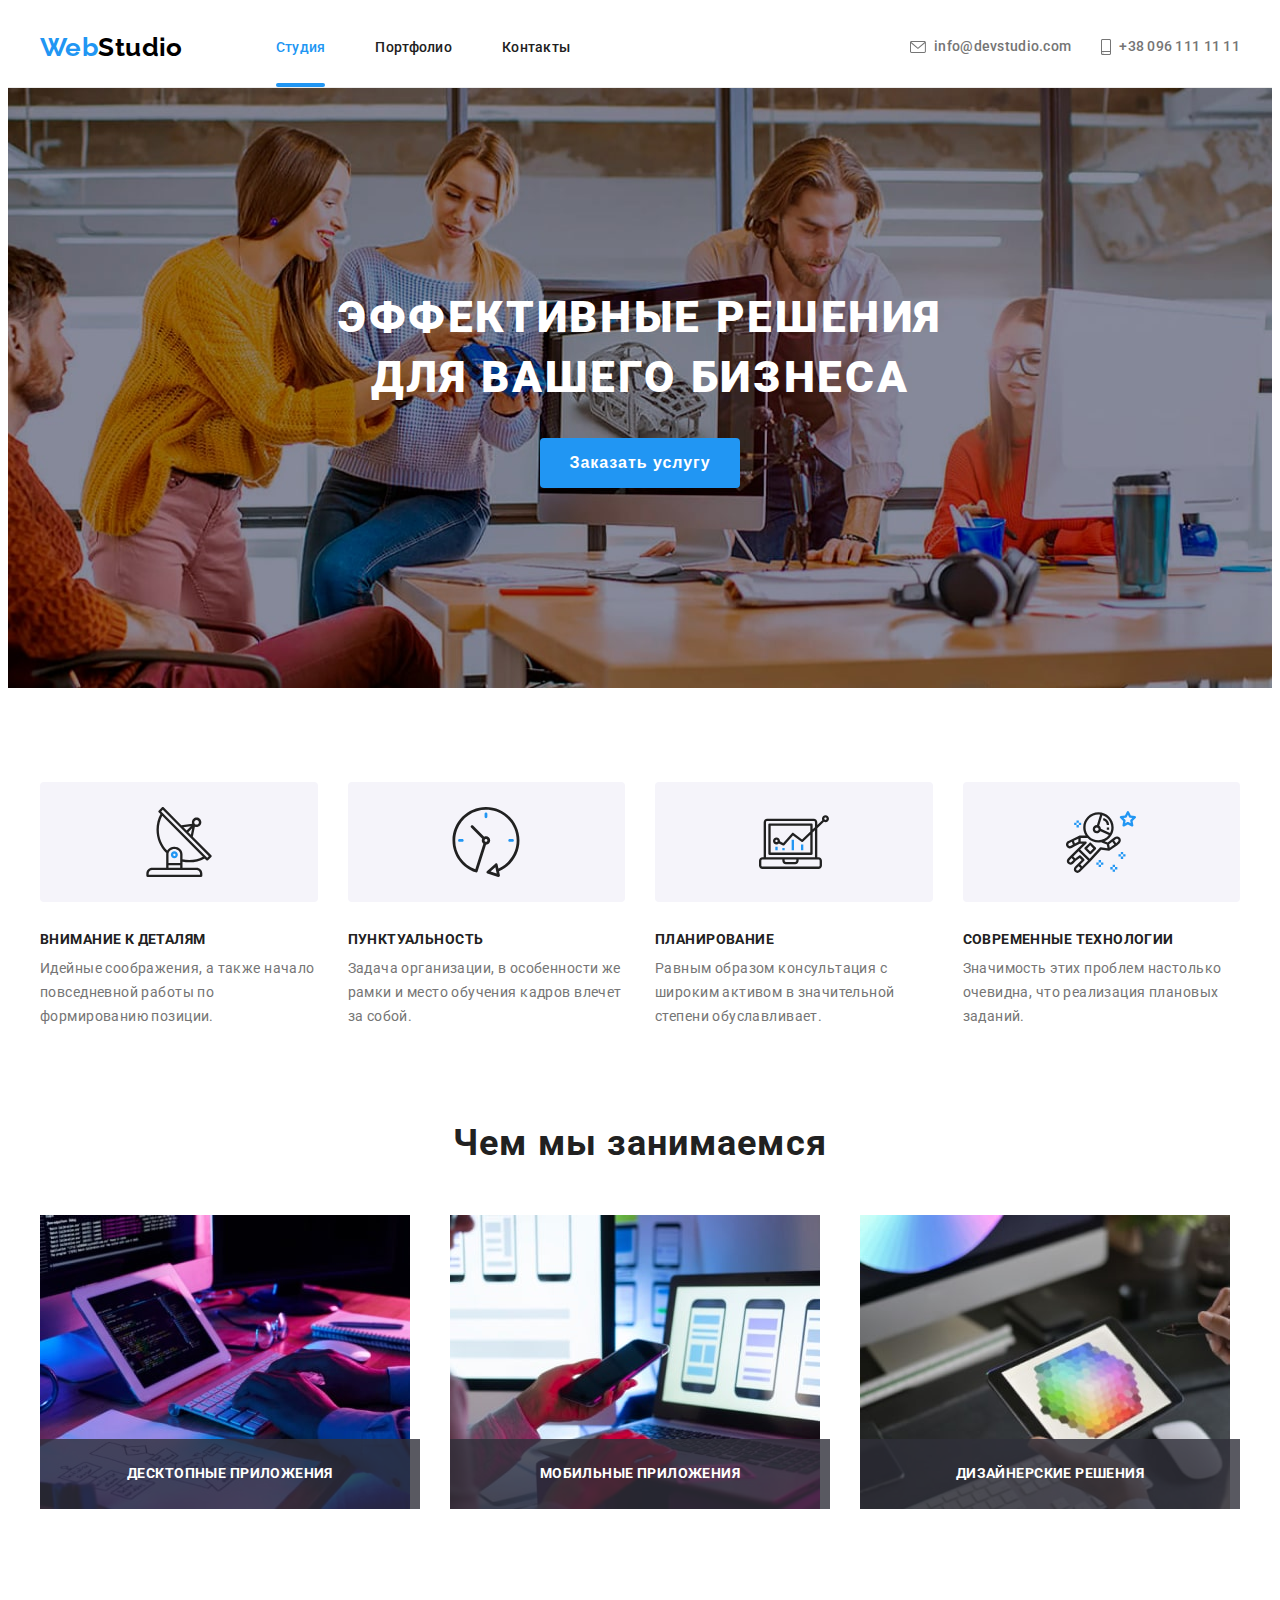
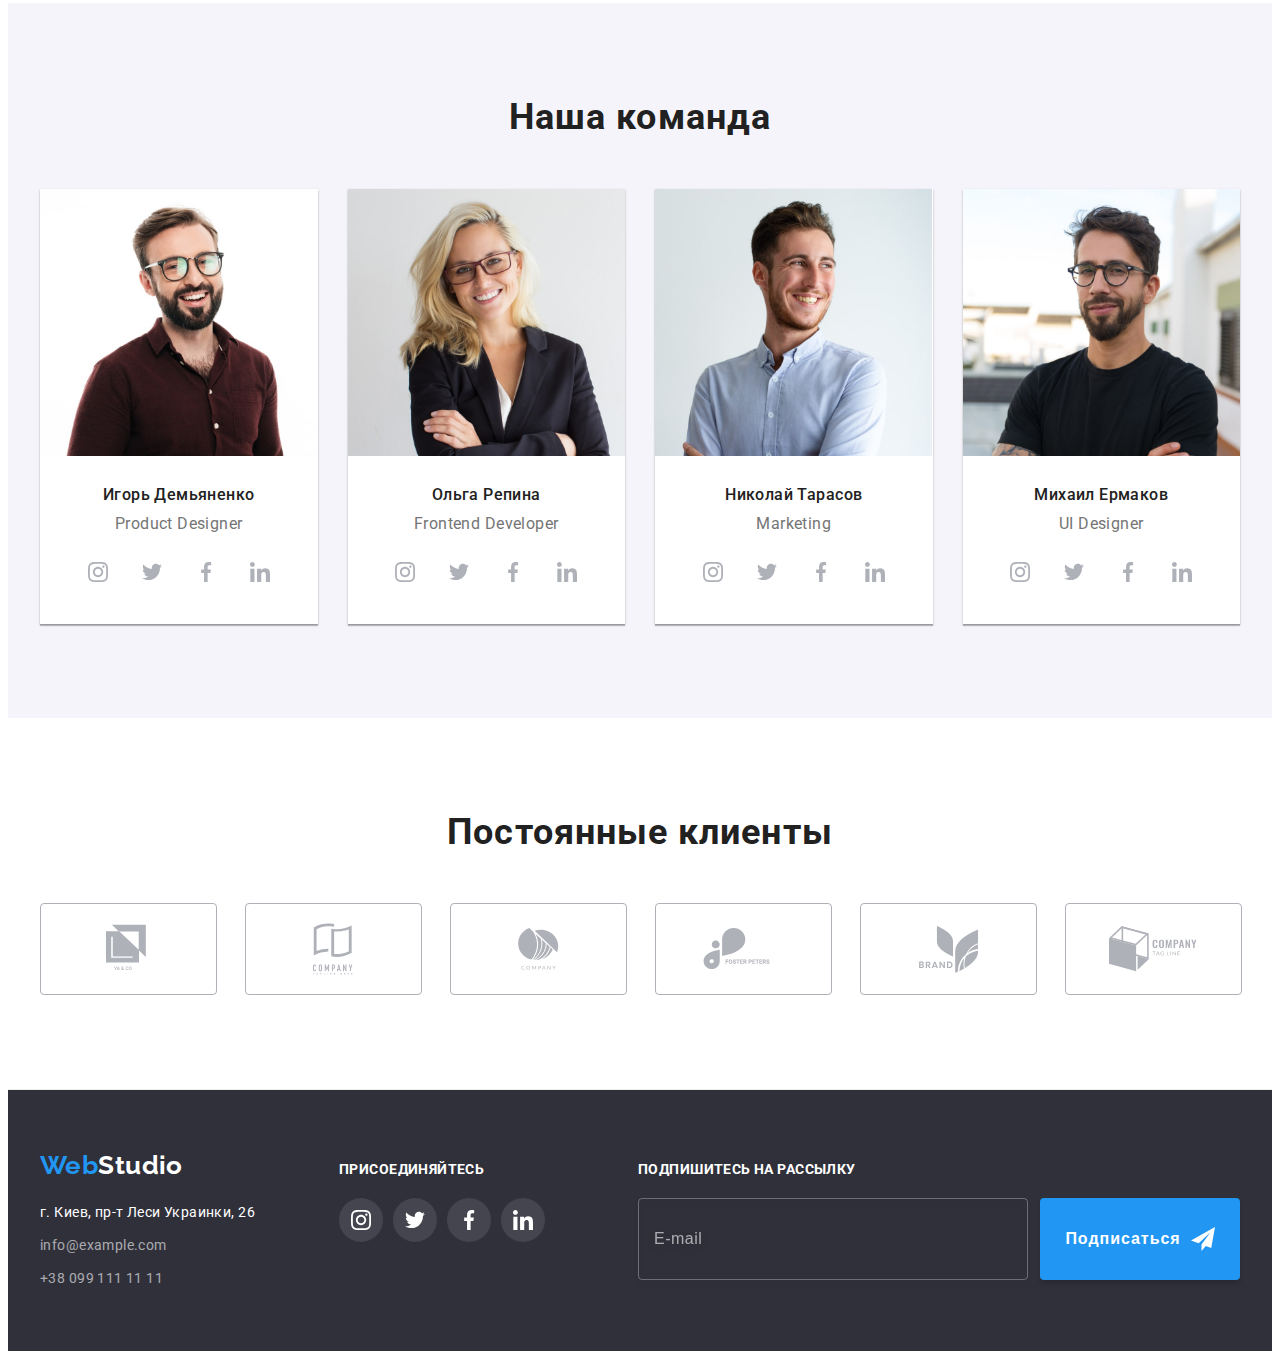
<file: index.html>
<!DOCTYPE html>
<html lang="ru">

<head>
  <meta charset="UTF-8" />
  <meta name="viewport" content="width=device-width, initial-scale=1.0" />
  <title>Web Studio</title>
  <link rel="preconnect" href="https://fonts.gstatic.com" />
  <link href="https://fonts.googleapis.com/css2?family=Raleway:wght@700&family=Roboto:wght@400;500;700;900&display=swap"
    rel="stylesheet" />
  <link rel="stylesheet" href="https://cdnjs.cloudflare.com/ajax/libs/animate.css/4.1.1/animate.min.css" />
  <link rel="stylesheet" href="https://cdnjs.cloudflare.com/ajax/libs/modern-normalize/1.0.0/modern-normalize.css"
    integrity="sha512-Zx6MlUMKSVJoQ+83OwhdILe8cSEsCzfqThJd7J/VA2UrK6Ctj85p+xzqfyuNXE5B1k25uUdmJ2OzItbBy9GHAQ=="
    crossorigin="anonymous" />
  <link rel="stylesheet" href="./dist/css/main.min.css" />
</head>

<body class="page">
  <!-- !HEADER -->
  <header class="page-header">
    <div class="container page-header__container animate__slideInLeft">
      <nav class="nav page-header__nav">
        <a class="logo page-header__logo link" href="./index.html" lang="en">
          <span class="logo__prefix">Web</span>Studio
        </a>

        <ul class="nav-site list">
          <li class="nav-site__item">
            <a href="./index.html" class="nav-site__link nav-site__link--current link">
              Студия
            </a>
          </li>
          <li class="nav-site__item">
            <a href="./portfolio.html" class="nav-site__link link">
              Портфолио
            </a>
          </li>
          <li class="nav-site__item">
            <a href="" class="nav-site__link link">Контакты</a>
          </li>
        </ul>
      </nav>
      <ul class="contact page-header__contact list">
        <li class="contact__item">
          <a href="mailto:info@devstudio.com" class="contact__link link">
            <svg class="contact__icon" width="16" height="12">
              <use href="./image/sprite.svg#icon-mail"></use>
            </svg>
            info@devstudio.com
          </a>
        </li>

        <li class="contact__item">
          <a href="tel:+380961111111" class="contact__link link">
            <svg class="contact__icon" width="10" height="16">
              <use href="./image/sprite.svg#icon-phone"></use>
            </svg>
            +38 096 111 11 11
          </a>
        </li>
      </ul>

      <button class="menu-button" type="button" aria-expanded="false" data-menu-button>
        <svg class="menu-button__icon" width="40" height="40" aria-label="Переключатель мобильного меню">
          <use class="menu-button__icon-open" href="./image/sprite.svg#icon-menu-open"></use>
          <use class="menu-button__icon-close" href="./image/sprite.svg#icon-menu-close"></use>
        </svg>
      </button>

      <div class="menu" id="menu-container" data-menu>
        <ul class="menu-nav list">
          <li class="menu-nav__item">
            <a href="./index.html" class="menu-nav__link menu-nav__link--active link">
              Студия
            </a>
          </li>
          <li class="menu-nav__item">
            <a href="./portfolio.html" class="menu-nav__link link">Портфолио</a>
          </li>
          <li class="menu-nav__item">
            <a href="" class="menu-nav__link link">Контакты</a>
          </li>
        </ul>

        <ul class="menu-contact list">
          <li class="menu-contact__item">
            <a href="" class="menu-contact__link menu-contact__link--accented link">+38 096 111 11 11</a>
          </li>
          <li class="menu-contact__item">
            <a href="" class="menu-contact__link link">info@devstudio.com</a>
          </li>
        </ul>

        <ul class="menu-social-list list">
          <li class="menu-social-list__item">
            <a href="" class="menu-social-list__link link">Instagram</a>
          </li>
          <li class="menu-social-list__item">
            <a href="" class="menu-social-list__link link">Twitter</a>
          </li>
          <li class="menu-social-list__item">
            <a href="" class="menu-social-list__link link">Facebook</a>
          </li>
          <li class="menu-social-list__item">
            <a href="" class="menu-social-list__link link">LinkedIn</a>
          </li>
        </ul>
      </div>
    </div>
  </header>
  <!-- !MAIN -->
  <main class="page-content">
    <!-- !HERO -->
    <section class="page-hero">
      <div class="container">
        <h1 class="page-hero__title">
          Эффективные решения для вашего бизнеса
        </h1>
        <button type="button" class="button" data-modal-open>
          Заказать услугу
        </button>
      </div>
    </section>
    <!-- !ADVANTAGES -->
    <section class="page-section">
      <div class="container">
        <h2 class="visually-hidden">Преимущества студии</h2>
        <ul class="advantages grid list">
          <li class="grid__item grid__item--3col">
            <div class="advantages__icon-wrapper">
              <svg class="advantages__icon" width="70" height="70">
                <use href="./image/sprite.svg#icon-antenna"></use>
              </svg>
            </div>
            <h3 class="advantages__name">Внимание к деталям</h3>
            <p class="advantages__text">
              Идейные соображения, а также начало повседневной работы по
              формированию позиции.
            </p>
          </li>

          <li class="grid__item grid__item--3col">
            <div class="advantages__icon-wrapper">
              <svg class="advantages__icon" width="70" height="70">
                <use href="./image/sprite.svg#icon-clock"></use>
              </svg>
            </div>
            <h3 class="advantages__name">Пунктуальность</h3>
            <p class="advantages__text">
              Задача организации, в особенности же рамки и место обучения
              кадров влечет за собой.
            </p>
          </li>

          <li class="grid__item grid__item--3col">
            <div class="advantages__icon-wrapper">
              <svg class="advantages__icon" width="70" height="70">
                <use href="./image/sprite.svg#icon-diagram"></use>
              </svg>
            </div>
            <h3 class="advantages__name">Планирование</h3>
            <p class="advantages__text">
              Равным образом консультация с широким активом в значительной
              степени обуславливает.
            </p>
          </li>

          <li class="grid__item grid__item--3col">
            <div class="advantages__icon-wrapper">
              <svg class="advantages__icon" width="70" height="70">
                <use href="./image/sprite.svg#icon-astronaut"></use>
              </svg>
            </div>
            <h3 class="advantages__name">Современные технологии</h3>
            <p class="advantages__text">
              Значимость этих проблем настолько очевидна, что реализация
              плановых заданий.
            </p>
          </li>
        </ul>
      </div>
    </section>
    <!-- !ABOUT STUDIO -->
    <section class="page-section page-section--cropped-top about-us">
      <div class="container">
        <h2 class="page-section__title">Чем мы занимаемся</h2>
        <ul class="grid list">
          <li class="grid__item grid__item--4col">
            <div class="about-us__img-wrapper">
              <picture class="picture">
                <source srcset="
                      ./image/about-studio/section-about-studio-1.jpg 1x,
                      ./image/about-studio/about-1@2x.jpg             2x
                    " />

                <img class="about-us__image" src="./image/about-studio/section-about-studio-1.jpg"
                  alt="Человек программирует" />
              </picture>
              <p class="about-us__overlay">Десктопные приложения</p>
            </div>
          </li>

          <li class="grid__item grid__item--4col">
            <div class="about-us__img-wrapper">
              <picture class="picture">
                <source srcset="
                      ./image/about-studio/section-about-studio-2.jpg 1x,
                      ./image/about-studio/about-2@2x.jpg             2x
                    " />

                <img class="about-us__image" src="./image/about-studio/section-about-studio-2.jpg"
                  alt="Человек программирует" />
              </picture>
              <p class="about-us__overlay">Мобильные приложения</p>
            </div>
          </li>

          <li class="grid__item grid__item--4col">
            <div class="about-us__img-wrapper">
              <picture class="picture">
                <source srcset="
                      ./image/about-studio/section-about-studio-3.jpg 1x,
                      ./image/about-studio/about-3@2x.jpg             2x
                    " />

                <img class="about-us__image" src="./image/about-studio/section-about-studio-3.jpg"
                  alt="Человек программирует" />
              </picture>
              <p class="about-us__overlay">Дизайнерские решения</p>
            </div>
          </li>
        </ul>
      </div>
    </section>
    <!-- !TEAM STUDIO -->
    <section class="page-section page-section--grey-theme">
      <div class="container">
        <h2 class="page-section__title">Наша команда</h2>
        <ul class="grid team-member list">
          <li class="grid__item grid__item--3col team-member__card">
            <picture class="picture">
              <source srcset="
                    ./image/team-studio/team-desktop-1.jpg    1x,
                    ./image/team-studio/team-desktop-1@2x.jpg 2x
                  " media="(min-width: 1200px)" />
              <source srcset="
                    ./image/team-studio/team-tablet-1.jpg    1x,
                    ./image/team-studio/team-tablet-1@2x.jpg 2x
                  " media="(min-width: 768px)" />
              <source srcset="
                    ./image/team-studio/team-mobile-1.jpg    1x,
                    ./image/team-studio/team-mobile-1@2x.jpg 2x
                  " media="(min-width: 320px)" />

              <img class="team-member__img" src="./image/team-studio/team-mobile-1.jpg" alt="Фото дизайнера" />
            </picture>
            <div class="team-member__container">
              <h3 class="team-member__name">Игорь Демьяненко</h3>
              <p class="team-member__speciality" lang="en">
                Product Designer
              </p>

              <ul class="social-list team-member__social-list list">
                <li class="social-list__item">
                  <a class="social-list__link" href="" aria-label="Instagram Игоря Демьяненко">
                    <svg class="social-list__icon" width="20" height="20">
                      <use href="./image/sprite.svg#icon-instagram"></use>
                    </svg>
                  </a>
                </li>

                <li class="social-list__item">
                  <a class="social-list__link" href="" aria-label="Twitter Игоря Демьяненко">
                    <svg class="social-list__icon" width="20" height="20">
                      <use href="./image/sprite.svg#icon-twitter"></use>
                    </svg>
                  </a>
                </li>

                <li class="social-list__item">
                  <a class="social-list__link" href="" aria-label="Facebook Игоря Демьяненко">
                    <svg class="social-list__icon" width="20" height="20">
                      <use href="./image/sprite.svg#icon-facebook"></use>
                    </svg>
                  </a>
                </li>

                <li class="social-list__item">
                  <a class="social-list__link" href="" aria-label="LinkedIn Игоря Демьяненко">
                    <svg class="social-list__icon" width="20" height="20">
                      <use href="./image/sprite.svg#icon-linkedin"></use>
                    </svg>
                  </a>
                </li>
              </ul>
            </div>
          </li>

          <li class="grid__item grid__item--3col team-member__card">
            <picture class="picture">
              <source srcset="
                    ./image/team-studio/team-desktop-2.jpg    1x,
                    ./image/team-studio/team-desktop-2@2x.jpg 2x
                  " media="(min-width: 1200px)" />
              <source srcset="
                    ./image/team-studio/team-tablet-2.jpg    1x,
                    ./image/team-studio/team-tablet-2@2x.jpg 2x
                  " media="(min-width: 768px)" />
              <source srcset="
                    ./image/team-studio/team-mobile-2.jpg    1x,
                    ./image/team-studio/team-mobile-2@2x.jpg 2x
                  " media="(min-width: 320px)" />

              <img class="team-member__img" src="./image/team-studio/team-mobile-2.jpg" alt="Фото разработчика" />
            </picture>
            <div class="team-member__container">
              <h3 class="team-member__name">Ольга Репина</h3>
              <p class="team-member__speciality" lang="en">
                Frontend Developer
              </p>

              <ul class="social-list team-member__social-list list">
                <li class="social-list__item">
                  <a class="social-list__link" href="" aria-label="Instagram Ольги Репиной">
                    <svg class="social-list__icon" width="20" height="20">
                      <use href="./image/sprite.svg#icon-instagram"></use>
                    </svg>
                  </a>
                </li>

                <li class="social-list__item">
                  <a class="social-list__link" href="" aria-label="Twitter Ольги Репиной">
                    <svg class="social-list__icon" width="20" height="20">
                      <use href="./image/sprite.svg#icon-twitter"></use>
                    </svg>
                  </a>
                </li>

                <li class="social-list__item">
                  <a class="social-list__link" href="" aria-label="Facebook Ольги Репиной">
                    <svg class="social-list__icon" width="20" height="20">
                      <use href="./image/sprite.svg#icon-facebook"></use>
                    </svg>
                  </a>
                </li>

                <li class="social-list__item">
                  <a class="social-list__link" href="" aria-label="LinkedIn Ольги Репиной">
                    <svg class="social-list__icon" width="20" height="20">
                      <use href="./image/sprite.svg#icon-linkedin"></use>
                    </svg>
                  </a>
                </li>
              </ul>
            </div>
          </li>

          <li class="grid__item grid__item--3col team-member__card">
            <picture class="picture">
              <source srcset="
                    ./image/team-studio/team-desktop-3.jpg    1x,
                    ./image/team-studio/team-desktop-3@2x.jpg 2x
                  " media="(min-width: 1200px)" />
              <source srcset="
                    ./image/team-studio/team-tablet-3.jpg    1x,
                    ./image/team-studio/team-tablet-3@2x.jpg 2x
                  " media="(min-width: 768px)" />
              <source srcset="
                    ./image/team-studio/team-mobile-3.jpg    1x,
                    ./image/team-studio/team-mobile-3@2x.jpg 2x
                  " media="(min-width: 320px)" />

              <img class="team-member__img" src="./image/team-studio/team-mobile-3.jpg" alt="Фото маркетолога" />
            </picture>
            <div class="team-member__container">
              <h3 class="team-member__name">Николай Тарасов</h3>
              <p class="team-member__speciality" lang="en">Marketing</p>

              <ul class="social-list team-member__social-list list">
                <li class="social-list__item">
                  <a class="social-list__link" href="" aria-label="Instagram Николая Тарасова">
                    <svg class="social-list__icon" width="20" height="20">
                      <use href="./image/sprite.svg#icon-instagram"></use>
                    </svg>
                  </a>
                </li>

                <li class="social-list__item">
                  <a class="social-list__link" href="" aria-label="Twitter Николая Тарасова">
                    <svg class="social-list__icon" width="20" height="20">
                      <use href="./image/sprite.svg#icon-twitter"></use>
                    </svg>
                  </a>
                </li>

                <li class="social-list__item">
                  <a class="social-list__link" href="" aria-label="Facebook Николая Тарасова">
                    <svg class="social-list__icon" width="20" height="20">
                      <use href="./image/sprite.svg#icon-facebook"></use>
                    </svg>
                  </a>
                </li>

                <li class="social-list__item">
                  <a class="social-list__link" href="" aria-label="LinkedIn Николая Тарасова">
                    <svg class="social-list__icon" width="20" height="20">
                      <use href="./image/sprite.svg#icon-linkedin"></use>
                    </svg>
                  </a>
                </li>
              </ul>
            </div>
          </li>

          <li class="grid__item grid__item--3col team-member__card">
            <picture class="picture">
              <source srcset="
                    ./image/team-studio/team-desktop-4.jpg    1x,
                    ./image/team-studio/team-desktop-4@2x.jpg 2x
                  " media="(min-width: 1200px)" />
              <source srcset="
                    ./image/team-studio/team-tablet-4.jpg    1x,
                    ./image/team-studio/team-tablet-4@2x.jpg 2x
                  " media="(min-width: 768px)" />
              <source srcset="
                    ./image/team-studio/team-mobile-4.jpg    1x,
                    ./image/team-studio/team-mobile-4@2x.jpg 2x
                  " media="(min-width: 320px)" />

              <img class="team-member__img" src="./image/team-studio/team-mobile-4.jpg"
                alt="Фото дизайнера интерфейса" />
            </picture>
            <div class="team-member__container">
              <h3 class="team-member__name">Михаил Ермаков</h3>
              <p class="team-member__speciality" lang="en">UI Designer</p>

              <ul class="social-list team-member__social-list list">
                <li class="social-list__item">
                  <a class="social-list__link" href="" aria-label="Instagram Михаила Ермакова">
                    <svg class="social-list__icon" width="20" height="20">
                      <use href="./image/sprite.svg#icon-instagram"></use>
                    </svg>
                  </a>
                </li>

                <li class="social-list__item">
                  <a class="social-list__link" href="" aria-label="Twitter Михаила Ермакова">
                    <svg class="social-list__icon" width="20" height="20">
                      <use href="./image/sprite.svg#icon-twitter"></use>
                    </svg>
                  </a>
                </li>

                <li class="social-list__item">
                  <a class="social-list__link" href="" aria-label="Facebook Михаила Ермакова">
                    <svg class="social-list__icon" width="20" height="20">
                      <use href="./image/sprite.svg#icon-facebook"></use>
                    </svg>
                  </a>
                </li>

                <li class="social-list__item">
                  <a class="social-list__link" href="" aria-label="LinkedIn Михаила Ермакова">
                    <svg class="social-list__icon" width="20" height="20">
                      <use href="./image/sprite.svg#icon-linkedin"></use>
                    </svg>
                  </a>
                </li>
              </ul>
            </div>
          </li>
        </ul>
      </div>
    </section>
    <!-- !ClIENTS STUDIO -->
    <section class="page-section">
      <div class="container">
        <h2 class="page-section__title">Постоянные клиенты</h2>
        <ul class="clients grid grid--2col list">
          <li class="grid__item grid__item--2col">
            <a href="" class="clients__link link" aria-label="Постоянный клиент №1">
              <svg class="clients__icon" width="44" height="50">
                <use href="./image/sprite.svg#icon-first-clients"></use>
              </svg>
            </a>
          </li>

          <li class="grid__item grid__item--2col">
            <a href="" class="clients__link link" aria-label="Постоянный клиент №2">
              <svg class="clients__icon" width="40" height="52">
                <use href="./image/sprite.svg#icon-second-clients"></use>
              </svg>
            </a>
          </li>

          <li class="grid__item grid__item--2col">
            <a href="" class="clients__link link" aria-label="Постоянный клиент №3">
              <svg class="clients__icon" width="41" height="42">
                <use href="./image/sprite.svg#icon-third-clients"></use>
              </svg>
            </a>
          </li>

          <li class="grid__item grid__item--2col">
            <a href="" class="clients__link link" aria-label="Постоянный клиент №4">
              <svg class="clients__icon" width="80" height="42">
                <use href="./image/sprite.svg#icon-fourth-clients"></use>
              </svg>
            </a>
          </li>

          <li class="grid__item grid__item--2col">
            <a href="" class="clients__link link" aria-label="Постоянный клиент №5">
              <svg class="clients__icon" width="59" height="47">
                <use href="./image/sprite.svg#icon-fifth-clients"></use>
              </svg>
            </a>
          </li>

          <li class="grid__item grid__item--2col">
            <a href="" class="clients__link link" aria-label="Постоянный клиент №6">
              <svg class="clients__icon" width="88" height="46">
                <use href="./image/sprite.svg#icon-sixth-clients"></use>
              </svg>
            </a>
          </li>
        </ul>
      </div>
    </section>
  </main>
  <!-- !FOOTER -->
  <footer class="page-footer">
    <div class="container page-footer__flex">
      <div class="page-footer__flex-col page-footer__flex-col--3col">
        <a href="" class="logo page-footer__logo link" lang="en">
          <span class="logo__prefix">Web</span>Studio
        </a>

        <address class="address page-footer__address">
          <p class="address__location">г. Киев, пр-т Леси Украинки, 26</p>
          <ul class="address__list list">
            <li class="address__item">
              <a class="address__link link" href="mailto:info@example.com">
                info@example.com
              </a>
            </li>

            <li class="address-item">
              <a class="address__link link" href="tel:+380991111111">
                +38 099 111 11 11
              </a>
            </li>
          </ul>
        </address>
      </div>

      <div class="page-footer__flex-col page-footer__flex-col--3col">
        <b class="page-footer__plea">присоединяйтесь</b>
        <ul class="social-list page-footer__social-list list">
          <li class="social-list__item">
            <a class="social-list__link social-list__link--grey-bg" href="" aria-label="Instagram Студии">
              <svg class="social-list__icon" width="20" height="20">
                <use href="./image/sprite.svg#icon-instagram"></use>
              </svg>
            </a>
          </li>

          <li class="social-list__item">
            <a class="social-list__link social-list__link--grey-bg" href="" aria-label="Twitter Студии">
              <svg class="social-list__icon" width="20" height="20">
                <use href="./image/sprite.svg#icon-twitter"></use>
              </svg>
            </a>
          </li>

          <li class="social-list__item">
            <a class="social-list__link social-list__link--grey-bg" href="" aria-label="Facebook Студии">
              <svg class="social-list__icon" width="20" height="20">
                <use href="./image/sprite.svg#icon-facebook"></use>
              </svg>
            </a>
          </li>

          <li class="social-list__item">
            <a class="social-list__link social-list__link--grey-bg" href="" aria-label="LinkedIn Студии">
              <svg class="social-list__icon" width="20" height="20">
                <use href="./image/sprite.svg#icon-linkedin"></use>
              </svg>
            </a>
          </li>
        </ul>
      </div>
      <div class="page-footer__flex-col page-footer__flex-col--3col">
        <form action="#" class="distribution-form">
          <b class="page-footer__plea">Подпишитесь на рассылку</b>
          <div class="distribution-form__wrapper">
            <input type="email" name="user-email" class="distribution-form__input" placeholder="E-mail" required />

            <button class="button distribution-form__button">
              Подписаться
            </button>
          </div>
        </form>
      </div>
    </div>
  </footer>
  <!-- !BACKDROP -->
  <div class="backdrop is-hidden" data-modal>
    <div class="modal">
      <button class="modal__close" data-modal-close>
        <svg class="modal__icon" width="18" height="18">
          <use href="./image/sprite.svg#icon-close"></use>
        </svg>
      </button>

      <form class="order-form">
        <b class="order-form__title">Оставьте свои данные, мы вам перезвоним</b>

        <label class="form-field">
          <span class="form-field__label">Имя</span>
          <span class="form-field__wrapper">
            <input type="text" name="user-name" class="form-field__input" required />
            <svg class="form-field__icon" width="18" height="18">
              <use href="./image/sprite.svg#icon-form-person"></use>
            </svg>
          </span>
        </label>

        <label class="form-field">
          <span class="form-field__label">Телефон</span>
          <span class="form-field__wrapper">
            <input type="tel" name="user-tel" class="form-field__input" required />
            <svg class="form-field__icon" width="18" height="18">
              <use href="./image/sprite.svg#icon-form-phone"></use>
            </svg>
          </span>
        </label>

        <label class="form-field">
          <span class="form-field__label">Почта</span>
          <span class="form-field__wrapper">
            <input type="email" name="user-email" class="form-field__input" required />
            <svg class="form-field__icon" width="18" height="18">
              <use href="./image/sprite.svg#icon-form-email"></use>
            </svg>
          </span>
        </label>

        <label class="form-comment">
          <span class="form-comment__label">Комментарий</span>
          <textarea name="user-comment" placeholder="Введите текст" class="form-comment__textarea"></textarea>
        </label>
        <div class="form-agree order-form__form-agree">
          <input type="checkbox" id="user-agree" name="user-agree" class="form-agree__checkbox visually-hidden" />
          <label for="user-agree" class="form-agree__label">
            Соглашаюсь с рассылкой и принимаю&nbsp;
            <a href="" class="form-agree__link">Условия договора</a>
          </label>
        </div>

        <button type="submit" class="button order-form__button">
          Отправить
        </button>
      </form>
    </div>
  </div>

  <script src="./js/modal.js"></script>
  <script src="js/mobile-menu.js"></script>
</body>

</html>
</file>
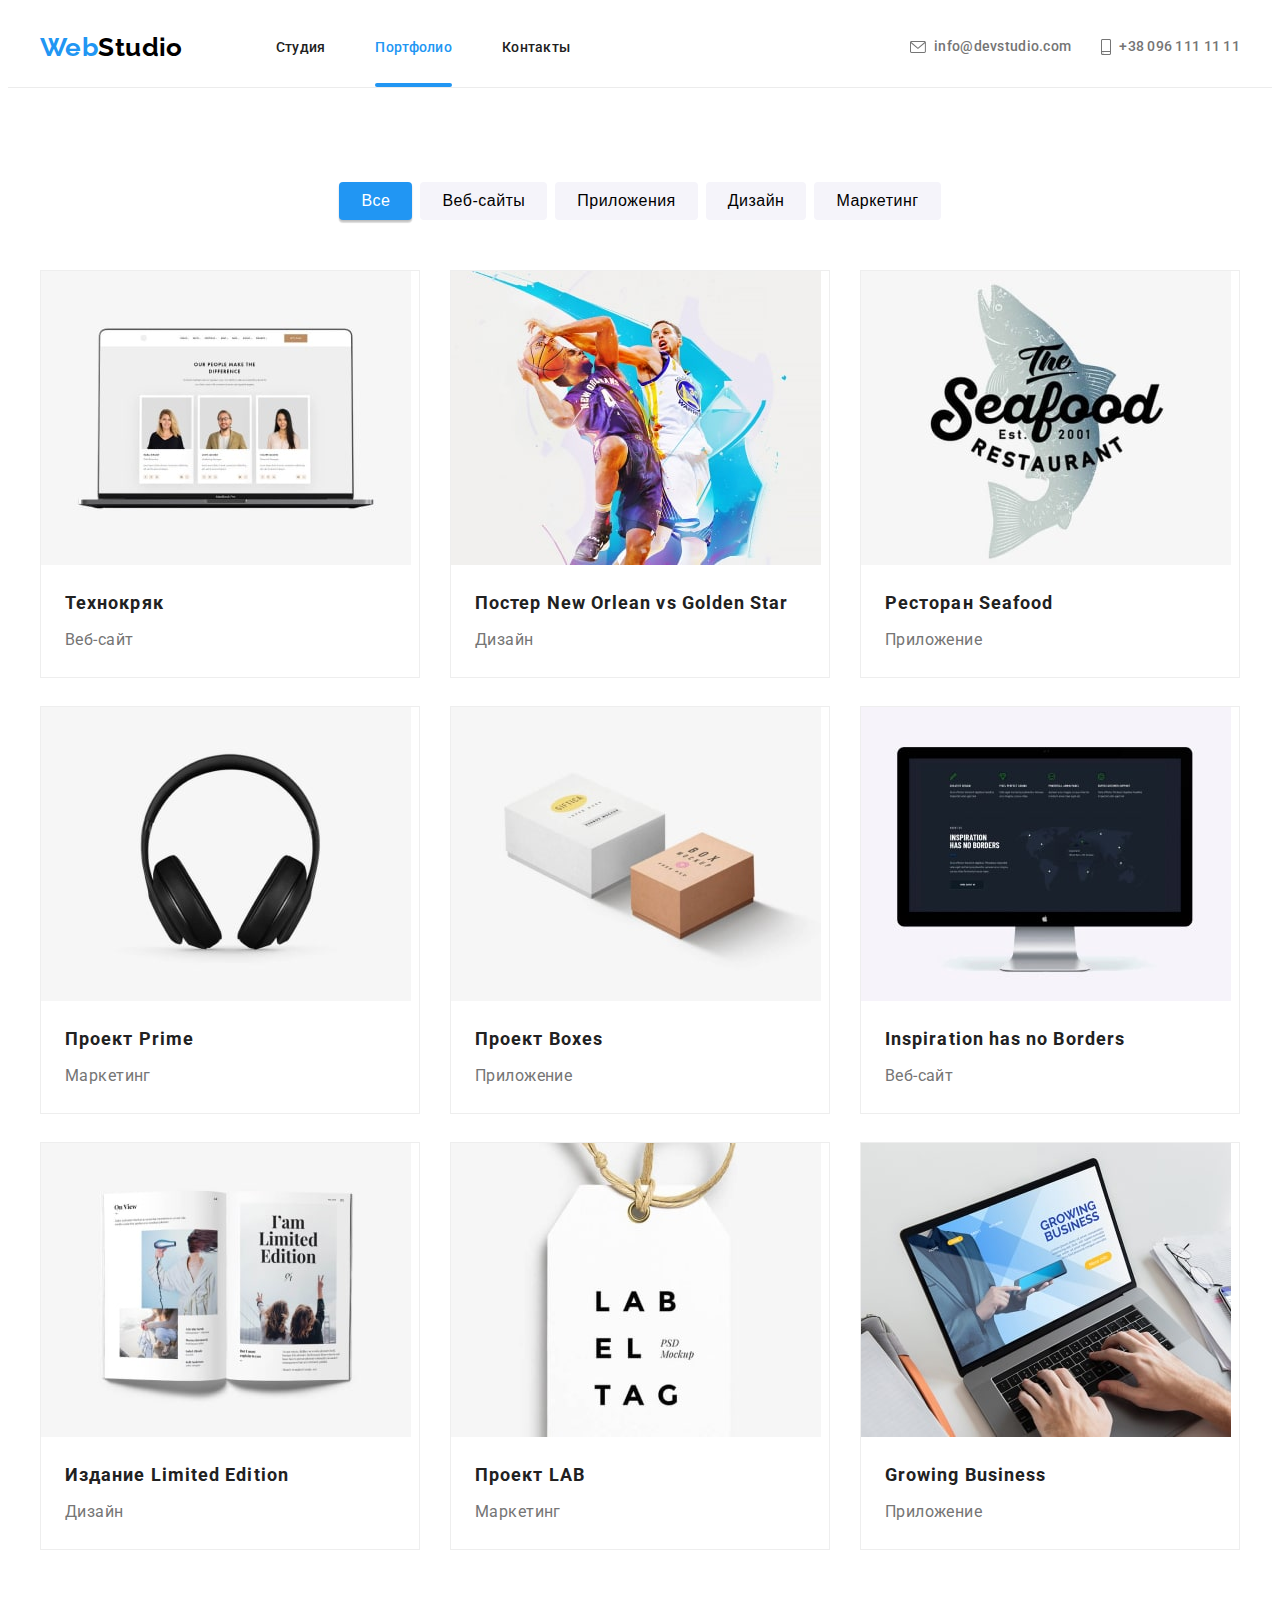
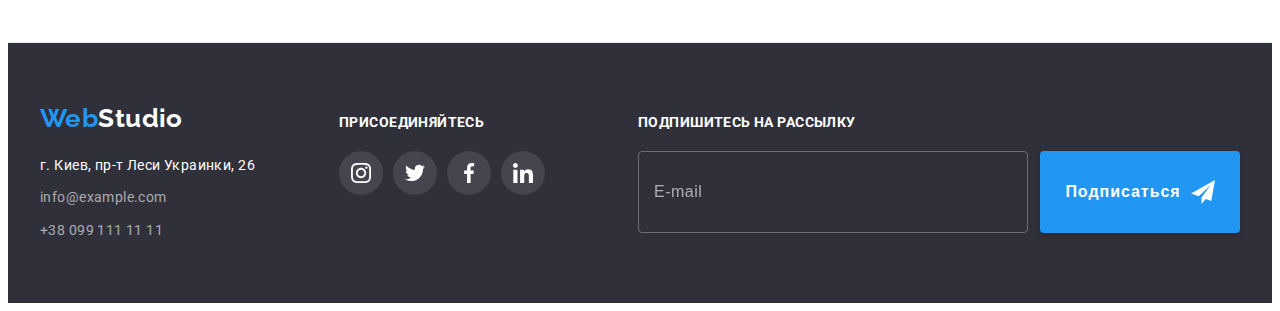
<file: portfolio.html>
<!DOCTYPE html>
<html lang="ru">
  <head>
    <meta charset="UTF-8" />
    <meta http-equiv="X-UA-Compatible" content="IE=edge" />
    <meta name="viewport" content="width=device-width, initial-scale=1.0" />
    <title>Портфолио</title>
    <link rel="preconnect" href="https://fonts.gstatic.com" />
    <link
      href="https://fonts.googleapis.com/css2?family=Raleway:wght@700&family=Roboto:wght@400;500;700;900&display=swap"
      rel="stylesheet"
    />
    <link
      rel="stylesheet"
      href="https://cdnjs.cloudflare.com/ajax/libs/animate.css/4.1.1/animate.min.css"
    />
    <link
      rel="stylesheet"
      href="https://cdnjs.cloudflare.com/ajax/libs/modern-normalize/1.0.0/modern-normalize.css"
      integrity="sha512-Zx6MlUMKSVJoQ+83OwhdILe8cSEsCzfqThJd7J/VA2UrK6Ctj85p+xzqfyuNXE5B1k25uUdmJ2OzItbBy9GHAQ=="
      crossorigin="anonymous"
    />
    <link rel="stylesheet" href="./dist/css/main.min.css" />
  </head>
  <body class="page">
    <header class="page-header">
      <div class="container page-header__container animate__slideInLeft">
        <nav class="nav page-header__nav">
          <a class="logo page-header__logo link" href="./index.html" lang="en">
            <span class="logo__prefix">Web</span>Studio
          </a>

          <ul class="nav-site list">
            <li class="nav-site__item">
              <a href="./index.html" class="nav-site__link link"> Студия </a>
            </li>
            <li class="nav-site__item">
              <a
                href="./portfolio.html"
                class="nav-site__link nav-site__link--current link"
              >
                Портфолио
              </a>
            </li>
            <li class="nav-site__item">
              <a href="" class="nav-site__link link">Контакты</a>
            </li>
          </ul>
        </nav>
        <ul class="contact page-header__contact list">
          <li class="contact__item">
            <a href="mailto:info@devstudio.com" class="contact__link link">
              <svg class="contact__icon" width="16" height="12">
                <use href="./image/sprite.svg#icon-mail"></use>
              </svg>
              info@devstudio.com
            </a>
          </li>

          <li class="contact__item">
            <a href="tel:+380961111111" class="contact__link link">
              <svg class="contact__icon" width="10" height="16">
                <use href="./image/sprite.svg#icon-phone"></use>
              </svg>
              +38 096 111 11 11
            </a>
          </li>
        </ul>

        <button
          class="menu-button"
          type="button"
          aria-expanded="false"
          data-menu-button
        >
          <svg
            class="menu-button__icon"
            width="40"
            height="40"
            aria-label="Переключатель мобильного меню"
          >
            <use
              class="menu-button__icon-open"
              href="./image/sprite.svg#icon-menu-open"
            ></use>
            <use
              class="menu-button__icon-close"
              href="./image/sprite.svg#icon-menu-close"
            ></use>
          </svg>
        </button>

        <div class="menu" id="menu-container" data-menu>
          <ul class="menu-nav list">
            <li class="menu-nav__item">
              <a href="./index.html" class="menu-nav__link link">Студия</a>
            </li>
            <li class="menu-nav__item">
              <a
                href="./portfolio.html"
                class="menu-nav__link menu-nav__link--active link"
                >Портфолио</a
              >
            </li>
            <li class="menu-nav__item">
              <a href="" class="menu-nav__link link">Контакты</a>
            </li>
          </ul>

          <ul class="menu-contact list">
            <li class="menu-contact__item">
              <a
                href=""
                class="menu-contact__link menu-contact__link--accented link"
                >+38 096 111 11 11</a
              >
            </li>
            <li class="menu-contact__item">
              <a href="" class="menu-contact__link link">info@devstudio.com</a>
            </li>
          </ul>

          <ul class="menu-social-list list">
            <li class="menu-social-list__item">
              <a href="" class="menu-social-list__link link">Instagram</a>
            </li>
            <li class="menu-social-list__item">
              <a href="" class="menu-social-list__link link">Twitter</a>
            </li>
            <li class="menu-social-list__item">
              <a href="" class="menu-social-list__link link">Facebook</a>
            </li>
            <li class="menu-social-list__item">
              <a href="" class="menu-social-list__link link">LinkedIn</a>
            </li>
          </ul>
        </div>
      </div>
    </header>
    <!-- !MAIN -->
    <main>
      <!-- !PORTFOLIO -->
      <section class="page-section">
        <div class="container">
          <h1 class="visually-hidden">Портфолио</h1>
          <ul class="filter list">
            <li class="filter__item">
              <button
                class="filter__button filter__button--active"
                type="button"
              >
                Все
              </button>
            </li>

            <li class="filter__item">
              <button class="filter__button" type="button">Веб-сайты</button>
            </li>

            <li class="filter__item">
              <button class="filter__button" type="button">Приложения</button>
            </li>

            <li class="filter__item">
              <button class="filter__button" type="button">Дизайн</button>
            </li>

            <li class="filter__item">
              <button class="filter__button" type="button">Маркетинг</button>
            </li>
          </ul>

          <ul class="grid list">
            <li class="grid__item grid__item--4col">
              <article class="card">
                <a href="" class="card__link">
                  <div class="card__wrap">
                    <picture class="picture">
                      <source
                        srcset="
                          ./image/portfolio-card/project-desktop-1.jpg    1x,
                          ./image/portfolio-card/project-desktop-1@2x.jpg 2x
                        "
                        media="(min-width: 1200px)"
                      />

                      <source
                        srcset="
                          ./image/portfolio-card/project-tablet-1.jpg    1x,
                          ./image/portfolio-card/project-tablet-1@2x.jpg 2x
                        "
                        media="(min-width: 768px)"
                      />

                      <source
                        srcset="
                          ./image/portfolio-card/project-mobile-1.jpg    1x,
                          ./image/portfolio-card/project-mobile-1@2x.jpg 2x
                        "
                        media="(min-width: 320px)"
                      />

                      <img
                        class="card__img"
                        src="./image/portfolio-card/project-mobile-1.jpg"
                        alt="Обложка Технокряк"
                      />
                    </picture>
                    <div class="card__overlay">
                      <p class="card__overlay-text">
                        Технокряк это современная площадка распространения
                        коронавируса. Компании используют эту платформу для
                        цифрового шпионажа и атак на защищённые сервера
                        конкурентов.
                      </p>
                    </div>
                  </div>
                  <div class="card__meta">
                    <h2 class="card__title">Технокряк</h2>
                    <p class="card__category">Веб-сайт</p>
                  </div>
                </a>
              </article>
            </li>

            <li class="grid__item grid__item--4col">
              <article class="card">
                <a class="card__link" href="">
                  <div class="card__wrap">
                    <picture class="picture">
                      <source
                        srcset="
                          ./image/portfolio-card/project-desktop-2.jpg    1x,
                          ./image/portfolio-card/project-desktop-2@2x.jpg 2x
                        "
                        media="(min-width: 1200px)"
                      />

                      <source
                        srcset="
                          ./image/portfolio-card/project-tablet-2.jpg    1x,
                          ./image/portfolio-card/project-tablet-2@2x.jpg 2x
                        "
                        media="(min-width: 768px)"
                      />

                      <source
                        srcset="
                          ./image/portfolio-card/project-mobile-2.jpg    1x,
                          ./image/portfolio-card/project-mobile-2@2x.jpg 2x
                        "
                        media="(min-width: 320px)"
                      />

                      <img
                        class="card__img"
                        src="./image/portfolio-card/project-mobile-2.jpg"
                        alt="Постер с баскетболистами"
                      />
                    </picture>
                    <div class="card__overlay">
                      <p class="card__overlay-text">
                        Технокряк это современная площадка распространения
                        коронавируса. Компании используют эту платформу для
                        цифрового шпионажа и атак на защищённые сервера
                        конкурентов.
                      </p>
                    </div>
                  </div>
                  <div class="card__meta">
                    <h2 class="card__title">
                      Постер New Orlean vs Golden Star
                    </h2>
                    <p class="card__category">Дизайн</p>
                  </div>
                </a>
              </article>
            </li>

            <li class="grid__item grid__item--4col">
              <article class="card">
                <a class="card__link" href="">
                  <div class="card__wrap">
                    <picture class="picture">
                      <source
                        srcset="
                          ./image/portfolio-card/project-desktop-3.jpg    1x,
                          ./image/portfolio-card/project-desktop-3@2x.jpg 2x
                        "
                        media="(min-width: 1200px)"
                      />

                      <source
                        srcset="
                          ./image/portfolio-card/project-tablet-3.jpg    1x,
                          ./image/portfolio-card/project-tablet-3@2x.jpg 2x
                        "
                        media="(min-width: 768px)"
                      />

                      <source
                        srcset="
                          ./image/portfolio-card/project-mobile-3.jpg    1x,
                          ./image/portfolio-card/project-mobile-3@2x.jpg 2x
                        "
                        media="(min-width: 320px)"
                      />

                      <img
                        class="card__img"
                        src="./image/portfolio-card/project-mobile-3.jpg"
                        alt="Логотип ресторана"
                      />
                    </picture>
                    <div class="card__overlay">
                      <p class="card__overlay-text">
                        Технокряк это современная площадка распространения
                        коронавируса. Компании используют эту платформу для
                        цифрового шпионажа и атак на защищённые сервера
                        конкурентов.
                      </p>
                    </div>
                  </div>
                  <div class="card__meta">
                    <h2 class="card__title">Ресторан Seafood</h2>
                    <p class="card__category">Приложение</p>
                  </div>
                </a>
              </article>
            </li>

            <li class="grid__item grid__item--4col">
              <article class="card">
                <a class="card__link" href="">
                  <div class="card__wrap">
                    <picture class="picture">
                      <source
                        srcset="
                          ./image/portfolio-card/project-desktop-4.jpg    1x,
                          ./image/portfolio-card/project-desktop-4@2x.jpg 2x
                        "
                        media="(min-width: 1200px)"
                      />

                      <source
                        srcset="
                          ./image/portfolio-card/project-tablet-4.jpg    1x,
                          ./image/portfolio-card/project-tablet-4@2x.jpg 2x
                        "
                        media="(min-width: 768px)"
                      />

                      <source
                        srcset="
                          ./image/portfolio-card/project-mobile-4.jpg    1x,
                          ./image/portfolio-card/project-mobile-4@2x.jpg 2x
                        "
                        media="(min-width: 320px)"
                      />

                      <img
                        class="card__img"
                        src="./image/portfolio-card/project-mobile-4.jpg"
                        alt="Обложка проекта"
                      />
                    </picture>
                    <div class="card__overlay">
                      <p class="card__overlay-text">
                        Технокряк это современная площадка распространения
                        коронавируса. Компании используют эту платформу для
                        цифрового шпионажа и атак на защищённые сервера
                        конкурентов.
                      </p>
                    </div>
                  </div>
                  <div class="card__meta">
                    <h2 class="card__title">Проект Prime</h2>
                    <p class="card__category">Маркетинг</p>
                  </div>
                </a>
              </article>
            </li>

            <li class="grid__item grid__item--4col">
              <article class="card">
                <a class="card__link" href="">
                  <div class="card__wrap">
                    <picture class="picture">
                      <source
                        srcset="
                          ./image/portfolio-card/project-desktop-5.jpg    1x,
                          ./image/portfolio-card/project-desktop-5@2x.jpg 2x
                        "
                        media="(min-width: 1200px)"
                      />

                      <source
                        srcset="
                          ./image/portfolio-card/project-tablet-5.jpg    1x,
                          ./image/portfolio-card/project-tablet-5@2x.jpg 2x
                        "
                        media="(min-width: 768px)"
                      />

                      <source
                        srcset="
                          ./image/portfolio-card/project-mobile-5.jpg    1x,
                          ./image/portfolio-card/project-mobile-5@2x.jpg 2x
                        "
                        media="(min-width: 320px)"
                      />

                      <img
                        class="card__img"
                        src="./image/portfolio-card/project-mobile-5.jpg"
                        alt="Обложка приложения"
                      />
                    </picture>
                    <div class="card__overlay">
                      <p class="card__overlay-text">
                        Технокряк это современная площадка распространения
                        коронавируса. Компании используют эту платформу для
                        цифрового шпионажа и атак на защищённые сервера
                        конкурентов.
                      </p>
                    </div>
                  </div>
                  <div class="card__meta">
                    <h2 class="card__title">Проект Boxes</h2>
                    <p class="card__category">Приложение</p>
                  </div>
                </a>
              </article>
            </li>

            <li class="grid__item grid__item--4col">
              <article class="card">
                <a class="card__link" href="">
                  <div class="card__wrap">
                    <picture class="picture">
                      <source
                        srcset="
                          ./image/portfolio-card/project-desktop-6.jpg    1x,
                          ./image/portfolio-card/project-desktop-6@2x.jpg 2x
                        "
                        media="(min-width: 1200px)"
                      />

                      <source
                        srcset="
                          ./image/portfolio-card/project-tablet-6.jpg    1x,
                          ./image/portfolio-card/project-tablet-6@2x.jpg 2x
                        "
                        media="(min-width: 768px)"
                      />

                      <source
                        srcset="
                          ./image/portfolio-card/project-mobile-6.jpg    1x,
                          ./image/portfolio-card/project-mobile-6@2x.jpg 2x
                        "
                        media="(min-width: 320px)"
                      />

                      <img
                        class="card__img"
                        src="./image/portfolio-card/project-mobile-6.jpg"
                        alt="Обложка веб-сайта"
                      />
                    </picture>
                    <div class="card__overlay">
                      <p class="card__overlay-text">
                        Технокряк это современная площадка распространения
                        коронавируса. Компании используют эту платформу для
                        цифрового шпионажа и атак на защищённые сервера
                        конкурентов.
                      </p>
                    </div>
                  </div>
                  <div class="card__meta">
                    <h2 class="card__title" lang="en">
                      Inspiration has no Borders
                    </h2>
                    <p class="card__category">Веб-сайт</p>
                  </div>
                </a>
              </article>
            </li>

            <li class="grid__item grid__item--4col">
              <article class="card">
                <a class="card__link" href="">
                  <div class="card__wrap">
                    <picture class="picture">
                      <source
                        srcset="
                          ./image/portfolio-card/project-desktop-7.jpg    1x,
                          ./image/portfolio-card/project-desktop-7@2x.jpg 2x
                        "
                        media="(min-width: 1200px)"
                      />

                      <source
                        srcset="
                          ./image/portfolio-card/project-tablet-7.jpg    1x,
                          ./image/portfolio-card/project-tablet-7@2x.jpg 2x
                        "
                        media="(min-width: 768px)"
                      />

                      <source
                        srcset="
                          ./image/portfolio-card/project-mobile-7.jpg    1x,
                          ./image/portfolio-card/project-mobile-7@2x.jpg 2x
                        "
                        media="(min-width: 320px)"
                      />

                      <img
                        class="card__img"
                        src="./image/portfolio-card/project-mobile-7.jpg"
                        alt="Издание"
                      />
                    </picture>
                    <div class="card__overlay">
                      <p class="card__overlay-text">
                        Технокряк это современная площадка распространения
                        коронавируса. Компании используют эту платформу для
                        цифрового шпионажа и атак на защищённые сервера
                        конкурентов.
                      </p>
                    </div>
                  </div>
                  <div class="card__meta">
                    <h2 class="card__title">Издание Limited Edition</h2>
                    <p class="card__category">Дизайн</p>
                  </div>
                </a>
              </article>
            </li>

            <li class="grid__item grid__item--4col">
              <article class="card">
                <a class="card__link" href="">
                  <div class="card__wrap">
                    <picture class="picture">
                      <source
                        srcset="
                          ./image/portfolio-card/project-desktop-8.jpg    1x,
                          ./image/portfolio-card/project-desktop-8@2x.jpg 2x
                        "
                        media="(min-width: 1200px)"
                      />

                      <source
                        srcset="
                          ./image/portfolio-card/project-tablet-8.jpg    1x,
                          ./image/portfolio-card/project-tablet-8@2x.jpg 2x
                        "
                        media="(min-width: 768px)"
                      />

                      <source
                        srcset="
                          ./image/portfolio-card/project-mobile-8.jpg    1x,
                          ./image/portfolio-card/project-mobile-8@2x.jpg 2x
                        "
                        media="(min-width: 320px)"
                      />

                      <img
                        class="card__img"
                        src="./image/portfolio-card/project-mobile-8.jpg"
                        alt="Обложка Технокряк"
                      />
                    </picture>
                    <div class="card__overlay">
                      <p class="card__overlay-text">
                        Технокряк это современная площадка распространения
                        коронавируса. Компании используют эту платформу для
                        цифрового шпионажа и атак на защищённые сервера
                        конкурентов.
                      </p>
                    </div>
                  </div>
                  <div class="card__meta">
                    <h2 class="card__title">Проект LAB</h2>
                    <p class="card__category">Маркетинг</p>
                  </div>
                </a>
              </article>
            </li>

            <li class="grid__item grid__item--4col">
              <article class="card">
                <a class="card__link" href="">
                  <div class="card__wrap">
                    <picture class="picture">
                      <source
                        srcset="
                          ./image/portfolio-card/project-desktop-9.jpg    1x,
                          ./image/portfolio-card/project-desktop-9@2x.jpg 2x
                        "
                        media="(min-width: 1200px)"
                      />

                      <source
                        srcset="
                          ./image/portfolio-card/project-tablet-9.jpg    1x,
                          ./image/portfolio-card/project-tablet-9@2x.jpg 2x
                        "
                        media="(min-width: 768px)"
                      />

                      <source
                        srcset="
                          ./image/portfolio-card/project-mobile-9.jpg    1x,
                          ./image/portfolio-card/project-mobile-9@2x.jpg 2x
                        "
                        media="(min-width: 320px)"
                      />

                      <img
                        class="card__img"
                        src="./image/portfolio-card/project-mobile-9.jpg"
                        alt="Обложка Технокряк"
                      />
                    </picture>
                    <div class="card__overlay">
                      <p class="card__overlay-text">
                        Технокряк это современная площадка распространения
                        коронавируса. Компании используют эту платформу для
                        цифрового шпионажа и атак на защищённые сервера
                        конкурентов.
                      </p>
                    </div>
                  </div>
                  <div class="card__meta">
                    <h2 class="card__title" lang="en">Growing Business</h2>
                    <p class="card__category">Приложение</p>
                  </div>
                </a>
              </article>
            </li>
          </ul>
        </div>
      </section>
    </main>
    <!-- !FOOTER -->
    <footer class="page-footer">
      <div class="container page-footer__flex">
        <div class="page-footer__flex-col page-footer__flex-col--3col">
          <a href="./index.html" class="logo page-footer__logo link" lang="en">
            <span class="logo__prefix">Web</span>Studio
          </a>

          <address class="address page-footer__address">
            <p class="address__location">г. Киев, пр-т Леси Украинки, 26</p>
            <ul class="address__list list">
              <li class="address__item">
                <a class="address__link link" href="mailto:info@example.com">
                  info@example.com
                </a>
              </li>

              <li class="address-item">
                <a class="address__link link" href="tel:+380991111111">
                  +38 099 111 11 11
                </a>
              </li>
            </ul>
          </address>
        </div>

        <div class="page-footer__flex-col page-footer__flex-col--3col">
          <b class="page-footer__plea">присоединяйтесь</b>
          <ul class="social-list page-footer__social-list list">
            <li class="social-list__item">
              <a
                class="social-list__link social-list__link--grey-bg"
                href=""
                aria-label="Instagram Студии"
              >
                <svg class="social-list__icon" width="20" height="20">
                  <use href="./image/sprite.svg#icon-instagram"></use>
                </svg>
              </a>
            </li>

            <li class="social-list__item">
              <a
                class="social-list__link social-list__link--grey-bg"
                href=""
                aria-label="Twitter Студии"
              >
                <svg class="social-list__icon" width="20" height="20">
                  <use href="./image/sprite.svg#icon-twitter"></use>
                </svg>
              </a>
            </li>

            <li class="social-list__item">
              <a
                class="social-list__link social-list__link--grey-bg"
                href=""
                aria-label="Facebook Студии"
              >
                <svg class="social-list__icon" width="20" height="20">
                  <use href="./image/sprite.svg#icon-facebook"></use>
                </svg>
              </a>
            </li>

            <li class="social-list__item">
              <a
                class="social-list__link social-list__link--grey-bg"
                href=""
                aria-label="LinkedIn Студии"
              >
                <svg class="social-list__icon" width="20" height="20">
                  <use href="./image/sprite.svg#icon-linkedin"></use>
                </svg>
              </a>
            </li>
          </ul>
        </div>
        <div class="page-footer__flex-col page-footer__flex-col--3col">
          <form action="#" class="distribution-form">
            <b class="page-footer__plea">Подпишитесь на рассылку</b>
            <div class="distribution-form__wrapper">
              <input
                type="email"
                name="user-email"
                class="distribution-form__input"
                placeholder="E-mail"
                required
              />

              <button class="button distribution-form__button">
                Подписаться
              </button>
            </div>
          </form>
        </div>
      </div>
    </footer>

    <script src="js/mobile-menu.js"></script>
  </body>
</html>
</file>
<file: dist/css/main.min.css>
.container,.page-hero,.page-hero__title{margin-left:auto;margin-right:auto}.visually-hidden{position:absolute !important;clip:rect(1px 1px 1px 1px);clip:rect(1px, 1px, 1px, 1px);padding:0 !important;border:0 !important;height:1px !important;width:1px !important;overflow:hidden}@-webkit-keyframes amazingSend{0%{-webkit-transform:rotate(0deg);transform:rotate(0deg)}10%{-webkit-transform:rotate(-45deg);transform:rotate(-45deg)}25%{-webkit-transform:translate(0, -80px);transform:translate(0, -80px)}50%{-webkit-transform:translate(190px, 60px);transform:translate(190px, 60px)}65%{-webkit-transform:translate(0, 60px);transform:translate(0, 60px)}70%{-webkit-transform:rotate(-45deg);transform:rotate(-45deg)}100%{-webkit-transform:translate(0, 0);transform:translate(0, 0)}}@keyframes amazingSend{0%{-webkit-transform:rotate(0deg);transform:rotate(0deg)}10%{-webkit-transform:rotate(-45deg);transform:rotate(-45deg)}25%{-webkit-transform:translate(0, -80px);transform:translate(0, -80px)}50%{-webkit-transform:translate(190px, 60px);transform:translate(190px, 60px)}65%{-webkit-transform:translate(0, 60px);transform:translate(0, 60px)}70%{-webkit-transform:rotate(-45deg);transform:rotate(-45deg)}100%{-webkit-transform:translate(0, 0);transform:translate(0, 0)}}.animate__slideInLeft{-webkit-animation-name:slideInLeft;animation-name:slideInLeft;-webkit-animation-duration:2000ms;animation-duration:2000ms}body{background-color:#fff;color:#212121;font-family:"Roboto",sans-serif;font-size:14px;letter-spacing:.03em}h1,h2,h3,h4,h5,h6,p{margin:0}ul,ol{margin:0;padding:0}img{display:block;max-width:100%}.list{list-style:none}.link{text-decoration:none}.container{width:100%;padding-left:15px;padding-right:15px}@media screen and (min-width: 480px){.container{width:480px}}@media screen and (min-width: 768px){.container{width:768px}}@media screen and (min-width: 1200px){.container{width:1200px}}.grid--2col{display:-webkit-box;display:-ms-flexbox;display:flex;-ms-flex-wrap:wrap;flex-wrap:wrap;margin-top:-30px;margin-left:-30px}.grid__item:not(:last-child){margin-bottom:30px}.grid__item--2col{margin-top:30px;margin-left:30px;-ms-flex-preferred-size:calc((100% - 60px) / 2);flex-basis:calc((100% - 60px) / 2)}@media screen and (min-width: 768px){.grid{display:-webkit-box;display:-ms-flexbox;display:flex;-ms-flex-wrap:wrap;flex-wrap:wrap;margin-top:-30px;margin-left:-30px}.grid__item{margin-top:30px;margin-left:30px}.grid__item:not(:last-child){margin-bottom:unset}.grid__item--2col{-ms-flex-preferred-size:calc((100% - 90px) / 3);flex-basis:calc((100% - 90px) / 3)}.grid__item--3col{-ms-flex-preferred-size:calc((100% - 60px) / 2);flex-basis:calc((100% - 60px) / 2)}.grid__item--4col{-ms-flex-preferred-size:calc((100% - 60px) / 2);flex-basis:calc((100% - 60px) / 2)}}@media screen and (min-width: 1200px){.grid__item--2col{-ms-flex-preferred-size:calc((100% - 180px) / 6);flex-basis:calc((100% - 180px) / 6)}.grid__item--3col{-ms-flex-preferred-size:calc((100% - 120px) / 4);flex-basis:calc((100% - 120px) / 4)}.grid__item--4col{-ms-flex-preferred-size:calc((100% - 90px) / 3);flex-basis:calc((100% - 90px) / 3)}}.button{min-width:200px;padding-top:10px;padding-bottom:10px;border:none;border-radius:4px;background-color:#2196f3;-webkit-box-shadow:0px 4px 4px rgba(0,0,0,0.15);box-shadow:0px 4px 4px rgba(0,0,0,0.15);font-weight:700;font-size:16px;line-height:1.87;text-align:center;letter-spacing:0.06em;color:#fff;-webkit-transition:background-color 250ms cubic-bezier(0.4, 0, 0.2, 1);transition:background-color 250ms cubic-bezier(0.4, 0, 0.2, 1);cursor:pointer}.button:hover,.button:focus{background-color:#188ce8}.logo{color:#000;font-family:"Raleway",sans-serif;font-weight:700;font-size:26px;line-height:1.19}.logo__prefix{color:#2196f3}.page-footer__logo{color:#fff}@media screen and (min-width: 768px){.page-header__logo{margin-right:88px}}@media screen and (min-width: 1200px){.page-header__logo{margin-right:93px}}.social-list{display:-webkit-box;display:-ms-flexbox;display:flex}.team-member__social-list{-webkit-box-pack:center;-ms-flex-pack:center;justify-content:center}.page-footer__social-list{-webkit-box-pack:center;-ms-flex-pack:center;justify-content:center}.social-list__item:not(:last-child){margin-right:10px}.social-list__link{display:-webkit-box;display:-ms-flexbox;display:flex;-webkit-box-pack:center;-ms-flex-pack:center;justify-content:center;-webkit-box-align:center;-ms-flex-align:center;align-items:center;width:44px;height:44px;border-radius:50%;color:#afb1b8;-webkit-transition:color 250ms cubic-bezier(0.4, 0, 0.2, 1),background-color 250ms cubic-bezier(0.4, 0, 0.2, 1);transition:color 250ms cubic-bezier(0.4, 0, 0.2, 1),background-color 250ms cubic-bezier(0.4, 0, 0.2, 1)}.social-list__link--grey-bg{background-color:rgba(255,255,255,0.1);color:#fff}.social-list__link:hover,.social-list__link:focus{background-color:#2196f3;color:#fff}.social-list__icon{fill:currentColor}@media screen and (min-width: 1200px){.page-footer__social-list{-webkit-box-pack:start;-ms-flex-pack:start;justify-content:flex-start}}.nav-site{display:-webkit-box;display:-ms-flexbox;display:flex}.nav-site__item:not(:last-child){margin-right:50px}.nav-site__link{position:relative;padding-top:33px;padding-bottom:36px;font-weight:500;font-size:14px;line-height:1.14;letter-spacing:0.02em;color:#212121}.nav-site__link:hover,.nav-site__link:focus{color:#2196f3}.nav-site__link--current{color:#2196f3}.nav-site__link--current::after{position:absolute;bottom:0;left:0;content:'';width:100%;height:4px;border-radius:2px;background-color:#2196f3}@media screen and (max-width: 767px){.nav-site{display:none}}@media screen and (min-width: 1200px){.nav-site__link{padding-top:33px;padding-bottom:32px}}.page-header__contact{display:-webkit-box;display:-ms-flexbox;display:flex;-webkit-box-orient:vertical;-webkit-box-direction:normal;-ms-flex-direction:column;flex-direction:column;margin-left:auto}.contact__icon{fill:currentColor;margin-right:8px}.contact__item:not(:last-child){margin-bottom:10px}.contact__link{display:-webkit-box;display:-ms-flexbox;display:flex;-webkit-box-align:center;-ms-flex-align:center;align-items:center;font-weight:500;font-size:12px;line-height:1.16;letter-spacing:0.02em;color:#757575}.contact__link:hover,.contact__link:focus{color:#2196f3}@media screen and (max-width: 767px){.page-header__contact{display:none}}@media screen and (min-width: 1200px){.page-header__contact{-webkit-box-orient:horizontal;-webkit-box-direction:normal;-ms-flex-direction:row;flex-direction:row}.contact__item:not(:last-child){margin-bottom:unset;margin-right:30px}.contact__link{font-size:14px;line-height:1.14}}.menu-button{position:relative;z-index:10;display:inline-block;width:40px;height:40px;padding:0;margin-left:auto;border:none;background-color:transparent}.menu-button:hover .menu-button__icon,.menu-button:focus .menu-button__icon{fill:#2196f3}.menu-button.is-open .menu-button__icon-close{opacity:1}.menu-button.is-open .menu-button__icon-open{opacity:0}.menu-button__icon-close{opacity:0;-webkit-transition:opacity 250ms cubic-bezier(0.4, 0, 0.2, 1);transition:opacity 250ms cubic-bezier(0.4, 0, 0.2, 1)}.menu-button__icon-open{opacity:1;-webkit-transition:opacity 250ms cubic-bezier(0.4, 0, 0.2, 1);transition:opacity 250ms cubic-bezier(0.4, 0, 0.2, 1)}@media screen and (min-width: 768px){.menu-button{display:none}}.menu{position:fixed;top:0;left:50%;display:-webkit-box;display:-ms-flexbox;display:flex;-webkit-box-orient:vertical;-webkit-box-direction:normal;-ms-flex-direction:column;flex-direction:column;height:100vh;width:100vw;padding:48px 40px;background-color:#fff;-webkit-transform:translate(-50%, -100%);transform:translate(-50%, -100%);opacity:0;visibility:hidden;pointer-events:none;-webkit-transition:opacity 250ms cubic-bezier(0.4, 0, 0.2, 1),-webkit-transform 250ms cubic-bezier(0.4, 0, 0.2, 1);transition:opacity 250ms cubic-bezier(0.4, 0, 0.2, 1),-webkit-transform 250ms cubic-bezier(0.4, 0, 0.2, 1);transition:opacity 250ms cubic-bezier(0.4, 0, 0.2, 1),transform 250ms cubic-bezier(0.4, 0, 0.2, 1);transition:opacity 250ms cubic-bezier(0.4, 0, 0.2, 1),transform 250ms cubic-bezier(0.4, 0, 0.2, 1),-webkit-transform 250ms cubic-bezier(0.4, 0, 0.2, 1)}.menu.is-open{z-index:5;-webkit-transform:translate(-50%, 0);transform:translate(-50%, 0);opacity:1;visibility:unset;pointer-events:unset}.menu-nav__item:not(:last-child){margin-bottom:32px}.menu-nav__link{display:inline-block;font-weight:500;font-size:40px;line-height:1.17;letter-spacing:0.02em;color:#212121}.menu-nav__link--active{color:#2196f3}.menu-nav__link--active::after{content:'';display:block;width:100%;height:4px;border-radius:2px;background-color:#2196f3}.menu-contact{margin-top:auto;margin-bottom:64px}.menu-contact__link{font-weight:500;font-size:5vw;line-height:1.16;letter-spacing:0.02em;color:#757575}.menu-contact__link--accented{font-size:7vw;line-height:1.17;color:#2196f3}.menu-social-list{display:-webkit-box;display:-ms-flexbox;display:flex}.menu-social-list__item:not(:last-child){margin-right:20px}.menu-social-list__item:not(:last-child) .menu-social-list__link::after{position:absolute;top:0;right:-10px;content:'';height:100%;width:1px;margin-left:10px;background-color:rgba(33,33,33,0.2)}.menu-social-list__link{position:relative;font-weight:500;font-size:3.75vw;line-height:1.22;letter-spacing:0.02em;color:#2196f3}@media screen and (min-width: 480px){.menu{width:480px}.menu-contact__link{font-size:24px}.menu-contact__link--accented{font-size:34px}.menu-social-list__link{font-size:18px}}@media screen and (min-width: 768px){.menu{display:none}}.advantages__icon-wrapper{width:100%;height:120px;display:-webkit-box;display:-ms-flexbox;display:flex;-webkit-box-pack:center;-ms-flex-pack:center;justify-content:center;-webkit-box-align:center;-ms-flex-align:center;align-items:center;margin-bottom:30px;border-radius:4px;background-color:#f5f4fa}.advantages__name{margin-bottom:10px;font-weight:700;font-size:14px;line-height:1.14;text-align:center;text-transform:uppercase}.advantages__text{font-size:14px;line-height:1.71;color:#757575}@media screen and (min-width: 768px){.advantages__name{text-align:left}}.about-us__img-wrapper{position:relative}.about-us__overlay{position:absolute;left:0;bottom:0;width:100%;padding-top:27px;padding-bottom:27px;background-color:rgba(47,48,58,0.8);font-weight:700;line-height:1.14;text-align:center;letter-spacing:.03em;text-transform:uppercase;color:#fff}@media screen and (max-width: 1199px){.about-us{display:none}}.team-member__card{background-color:#fff;-webkit-box-shadow:0px 1px 3px rgba(0,0,0,0.12),0px 1px 1px rgba(0,0,0,0.14),0px 2px 1px rgba(0,0,0,0.2);box-shadow:0px 1px 3px rgba(0,0,0,0.12),0px 1px 1px rgba(0,0,0,0.14),0px 2px 1px rgba(0,0,0,0.2)}.team-member__container{padding:30px 32px;border-radius:0px 0px 4px 4px}.team-member__name{margin-bottom:10px;font-weight:500;font-size:16px;line-height:1.18;text-align:center}.team-member__speciality{margin-bottom:16px;color:#757575;font-size:16px;line-height:1.18;text-align:center}.clients__link{display:-webkit-box;display:-ms-flexbox;display:flex;-webkit-box-pack:center;-ms-flex-pack:center;justify-content:center;-webkit-box-align:center;-ms-flex-align:center;align-items:center;height:90px;width:100%;border:1px solid #afb1b8;border-radius:4px;color:#afb1b8;-webkit-transition:color 250ms cubic-bezier(0.4, 0, 0.2, 1),border-color 250ms cubic-bezier(0.4, 0, 0.2, 1);transition:color 250ms cubic-bezier(0.4, 0, 0.2, 1),border-color 250ms cubic-bezier(0.4, 0, 0.2, 1)}.clients__link:hover,.clients__link:focus{border-color:#2196f3;color:#2196f3}.clients__icon{fill:currentColor}.address{font-style:normal}.address__location{margin-bottom:9px;color:#fff;line-height:1.71}.address__item:not(:last-child){margin-bottom:9px}.address__link{color:rgba(255,255,255,0.6);line-height:1.71}.distribution-form__input{height:50px;width:100%;margin-bottom:20px;padding:15px;background-color:transparent;border:1px solid rgba(255,255,255,0.3);border-radius:4px;-webkit-filter:drop-shadow(0px 4px 4px rgba(0,0,0,0.15));filter:drop-shadow(0px 4px 4px rgba(0,0,0,0.15));font-size:16px;line-height:1.25;letter-spacing:.03em;color:rgba(255,255,255,0.6)}.distribution-form__input::-webkit-input-placeholder{font-size:16px;line-height:1.25;letter-spacing:.03em;color:rgba(255,255,255,0.6)}.distribution-form__input:-ms-input-placeholder{font-size:16px;line-height:1.25;letter-spacing:.03em;color:rgba(255,255,255,0.6)}.distribution-form__input::-ms-input-placeholder{font-size:16px;line-height:1.25;letter-spacing:.03em;color:rgba(255,255,255,0.6)}.distribution-form__input::placeholder{font-size:16px;line-height:1.25;letter-spacing:.03em;color:rgba(255,255,255,0.6)}.distribution-form__input:focus{outline:none;border-color:#2196f3}.distribution-form__button{display:-webkit-inline-box;display:-ms-inline-flexbox;display:inline-flex;-webkit-box-pack:center;-ms-flex-pack:center;justify-content:center;-webkit-box-align:center;-ms-flex-align:center;align-items:center;overflow:hidden}.distribution-form__button::after{content:'';display:-webkit-inline-box;display:-ms-inline-flexbox;display:inline-flex;width:24px;height:24px;margin-left:10px;background-image:url("../../image/footer/btn-send.svg");background-size:contain}.distribution-form__button:hover::after,.distribution-form__button:focus::after{-webkit-animation:amazingSend 1500ms linear;animation:amazingSend 1500ms linear}@media screen and (min-width: 768px){.distribution-form__input{width:450px}}@media screen and (min-width: 1200px){.distribution-form__wrapper{display:-webkit-box;display:-ms-flexbox;display:flex}.distribution-form__input{width:358px;margin-bottom:0;margin-right:12px}}.filter{display:-webkit-box;display:-ms-flexbox;display:flex;-webkit-box-pack:start;-ms-flex-pack:start;justify-content:flex-start;-webkit-box-align:stretch;-ms-flex-align:stretch;align-items:stretch;-ms-flex-wrap:wrap;flex-wrap:wrap;margin-bottom:40px}.filter__item:not(:last-child){margin-right:8px}.filter__button{padding:6px 22px;border:none;border-radius:4px;background-color:#f5f4fa;font-weight:500;font-size:16px;line-height:1.62;letter-spacing:.03em;text-align:center;cursor:pointer;-webkit-transition:color 250ms cubic-bezier(0.4, 0, 0.2, 1),background-color 250ms cubic-bezier(0.4, 0, 0.2, 1),-webkit-box-shadow 250ms cubic-bezier(0.4, 0, 0.2, 1);transition:color 250ms cubic-bezier(0.4, 0, 0.2, 1),background-color 250ms cubic-bezier(0.4, 0, 0.2, 1),-webkit-box-shadow 250ms cubic-bezier(0.4, 0, 0.2, 1);transition:color 250ms cubic-bezier(0.4, 0, 0.2, 1),background-color 250ms cubic-bezier(0.4, 0, 0.2, 1),box-shadow 250ms cubic-bezier(0.4, 0, 0.2, 1);transition:color 250ms cubic-bezier(0.4, 0, 0.2, 1),background-color 250ms cubic-bezier(0.4, 0, 0.2, 1),box-shadow 250ms cubic-bezier(0.4, 0, 0.2, 1),-webkit-box-shadow 250ms cubic-bezier(0.4, 0, 0.2, 1)}.filter__button--active{background-color:#2196f3;color:#fff;-webkit-box-shadow:0px 3px 1px rgba(0,0,0,0.1),0px 1px 2px rgba(0,0,0,0.08),0px 2px 2px rgba(0,0,0,0.12);box-shadow:0px 3px 1px rgba(0,0,0,0.1),0px 1px 2px rgba(0,0,0,0.08),0px 2px 2px rgba(0,0,0,0.12)}.filter__button:hover,.filter__button:focus{background-color:#2196f3;color:#fff;-webkit-box-shadow:0px 3px 1px rgba(0,0,0,0.1),0px 1px 2px rgba(0,0,0,0.08),0px 2px 2px rgba(0,0,0,0.12);box-shadow:0px 3px 1px rgba(0,0,0,0.1),0px 1px 2px rgba(0,0,0,0.08),0px 2px 2px rgba(0,0,0,0.12)}@media screen and (max-width: 768px){.filter__item{margin-bottom:15px}}@media screen and (min-width: 768px){.filter{display:-webkit-box;display:-ms-flexbox;display:flex;-webkit-box-pack:center;-ms-flex-pack:center;justify-content:center;margin-bottom:30px}}@media screen and (min-width: 1200px){.filter{margin-bottom:50px}}.card{height:100%;border:1px solid #eee}.card__link{display:block;text-decoration:none;color:#212121;-webkit-transition:-webkit-box-shadow 250ms cubic-bezier(0.4, 0, 0.2, 1);transition:-webkit-box-shadow 250ms cubic-bezier(0.4, 0, 0.2, 1);transition:box-shadow 250ms cubic-bezier(0.4, 0, 0.2, 1);transition:box-shadow 250ms cubic-bezier(0.4, 0, 0.2, 1), -webkit-box-shadow 250ms cubic-bezier(0.4, 0, 0.2, 1)}.card__link:hover,.card__link:focus{-webkit-box-shadow:0px 1px 1px rgba(0,0,0,0.12),0px 4px 4px rgba(0,0,0,0.06),1px 4px 6px rgba(0,0,0,0.16);box-shadow:0px 1px 1px rgba(0,0,0,0.12),0px 4px 4px rgba(0,0,0,0.06),1px 4px 6px rgba(0,0,0,0.16)}.card__link:hover .card__overlay,.card__link:focus .card__overlay{-webkit-transform:translateY(0);transform:translateY(0)}.card__wrap{position:relative;overflow:hidden}.card__overlay{position:absolute;top:0;left:0;height:100%;width:100%;background-color:rgba(33,150,243,0.9);-webkit-transform:translateY(101%);transform:translateY(101%);-webkit-transition:-webkit-transform 250ms cubic-bezier(0.4, 0, 0.2, 1);transition:-webkit-transform 250ms cubic-bezier(0.4, 0, 0.2, 1);transition:transform 250ms cubic-bezier(0.4, 0, 0.2, 1);transition:transform 250ms cubic-bezier(0.4, 0, 0.2, 1), -webkit-transform 250ms cubic-bezier(0.4, 0, 0.2, 1);overflow:hidden}.card__overlay-text{position:absolute;top:50%;padding-left:24px;padding-right:24px;font-size:18px;line-height:1.56;letter-spacing:.03em;color:#fff;-webkit-transform:translateY(-50%);transform:translateY(-50%)}.card__meta{height:100%;padding:20px 24px}.card__title{margin-bottom:4px;font-weight:700;font-size:18px;line-height:2;letter-spacing:0.06em}.card__category{font-size:16px;line-height:1.87;color:#757575}@media screen and (max-width: 480px){.card__overlay-text{font-size:3.75vw}}.backdrop{position:fixed;z-index:10;left:0;top:0;height:100vh;width:100vw;padding:94px 15px;background-color:rgba(0,0,0,0.2);opacity:1;-webkit-transition:opacity 250ms cubic-bezier(0.4, 0, 0.2, 1);transition:opacity 250ms cubic-bezier(0.4, 0, 0.2, 1);overflow-y:scroll}.backdrop.is-hidden{opacity:0;visibility:hidden;pointer-events:none}.backdrop.is-hidden .modal{-webkit-transform:translate(-50%, -50%) scale(1.1);transform:translate(-50%, -50%) scale(1.1)}.page.modal-open{overflow:hidden}.modal{position:relative;width:100%;background-color:#fff;-webkit-box-shadow:0px 1px 3px rgba(0,0,0,0.12),0px 1px 1px rgba(0,0,0,0.14),0px 2px 1px rgba(0,0,0,0.2);box-shadow:0px 1px 3px rgba(0,0,0,0.12),0px 1px 1px rgba(0,0,0,0.14),0px 2px 1px rgba(0,0,0,0.2);border-radius:4px;-webkit-transition:-webkit-transform 250ms cubic-bezier(0.4, 0, 0.2, 1);transition:-webkit-transform 250ms cubic-bezier(0.4, 0, 0.2, 1);transition:transform 250ms cubic-bezier(0.4, 0, 0.2, 1);transition:transform 250ms cubic-bezier(0.4, 0, 0.2, 1), -webkit-transform 250ms cubic-bezier(0.4, 0, 0.2, 1)}.modal__close{position:absolute;top:8px;right:8px;width:30px;height:30px;display:inline-block;background-color:#fff;border:1px solid rgba(0,0,0,0.1);border-radius:50%;cursor:pointer}.modal__close:hover .modal__icon,.modal__close:focus .modal__icon{color:#2196f3}.modal__icon{position:absolute;top:50%;left:50%;-webkit-transform:translate(-50%, -50%);transform:translate(-50%, -50%);fill:currentColor}@media screen and (min-width: 480px){.modal{width:450px}}@media screen and (max-height: 630px){.modal{left:50%;-webkit-transform:translateX(-50%);transform:translateX(-50%)}}@media screen and (min-width: 480px) and (min-height: 630px){.modal{position:absolute;top:50%;left:50%;-webkit-transform:translate(-50%, -50%) scale(1);transform:translate(-50%, -50%) scale(1)}}@media screen and (min-width: 1200px){.modal{width:528px}}.order-form{display:-webkit-box;display:-ms-flexbox;display:flex;-webkit-box-orient:vertical;-webkit-box-direction:normal;-ms-flex-direction:column;flex-direction:column;padding:40px}.order-form__title{display:block;margin-bottom:12px;font-weight:700;font-size:20px;line-height:1.15;text-align:center;letter-spacing:.03em;color:#212121}.order-form__form-agree{margin-bottom:30px}.order-form__button{-ms-flex-item-align:center;-ms-grid-row-align:center;align-self:center}.form-field{display:block;margin-bottom:10px}.form-field__label{display:block;margin-bottom:4px;font-size:12px;line-height:1.16;letter-spacing:0.01em;color:#757575}.form-field__wrapper{position:relative}.form-field__input{width:100%;height:40px;padding-left:42px;border:1px solid rgba(33,33,33,0.2);border-radius:4px;-webkit-transition:border-color 250ms cubic-bezier(0.4, 0, 0.2, 1);transition:border-color 250ms cubic-bezier(0.4, 0, 0.2, 1)}.form-field__input:focus,.form-field__input:focus+.form-field__icon{outline:none;border-color:#2196f3;fill:#2196f3}.form-field__icon{position:absolute;top:50%;left:12px;-webkit-transform:translateY(-50%);transform:translateY(-50%);-webkit-transition:color 250ms cubic-bezier(0.4, 0, 0.2, 1);transition:color 250ms cubic-bezier(0.4, 0, 0.2, 1)}.form-comment{display:block;margin-bottom:20px}.form-comment__label{display:block;margin-bottom:4px;font-size:12px;line-height:1.16;letter-spacing:0.01em;color:#757575}.form-comment__textarea{width:100%;height:120px;padding:12px 16px;border:1px solid rgba(33,33,33,0.2);border-radius:4px;resize:none;-webkit-transition:border-color 250ms cubic-bezier(0.4, 0, 0.2, 1);transition:border-color 250ms cubic-bezier(0.4, 0, 0.2, 1)}.form-comment__textarea::-webkit-input-placeholder{font-size:12px;line-height:1.16;letter-spacing:0.01em;color:rgba(117,117,117,0.5)}.form-comment__textarea:-ms-input-placeholder{font-size:12px;line-height:1.16;letter-spacing:0.01em;color:rgba(117,117,117,0.5)}.form-comment__textarea::-ms-input-placeholder{font-size:12px;line-height:1.16;letter-spacing:0.01em;color:rgba(117,117,117,0.5)}.form-comment__textarea::placeholder{font-size:12px;line-height:1.16;letter-spacing:0.01em;color:rgba(117,117,117,0.5)}.form-comment__textarea:focus{outline:none;border-color:#2196f3}.form-agree{display:-webkit-box;display:-ms-flexbox;display:flex;-webkit-box-pack:center;-ms-flex-pack:center;justify-content:center;-webkit-box-align:stretch;-ms-flex-align:stretch;align-items:stretch}.form-agree__label::before{content:'';display:inline-block;width:16px;height:16px;margin-right:7px;border:2px solid #212121;border-radius:2px;background-color:transparent;-webkit-transition:border-color 250ms cubic-bezier(0.4, 0, 0.2, 1),background-color 250ms cubic-bezier(0.4, 0, 0.2, 1);transition:border-color 250ms cubic-bezier(0.4, 0, 0.2, 1),background-color 250ms cubic-bezier(0.4, 0, 0.2, 1)}.form-agree__checkbox:checked+.form-agree__label::before{border-color:#2196f3;background-color:#2196f3;background-image:url("../../image/modal-form/icon-form-check.svg");background-size:contain;background-origin:border-box}.form-agree__checkbox:focus+.form-agree__label::before{outline:2px solid #2196f3}.form-agree__label{display:-webkit-box;display:-ms-flexbox;display:flex;-webkit-box-pack:center;-ms-flex-pack:center;justify-content:center;-webkit-box-align:center;-ms-flex-align:center;align-items:center;-ms-flex-wrap:wrap;flex-wrap:wrap;font-size:2.5vw;text-align:center;letter-spacing:.03em;color:#757575}.form-agree__link{color:#2196f3}@media screen and (min-width: 480px){.form-agree__label{font-size:12px;line-height:1.16}}@media screen and (min-width: 1200px){.form-agree__label{font-size:14px;line-height:1.71}}.page-header{padding-top:10px;padding-bottom:10px;border-bottom:1px solid #ececec}.page-header__container{display:-webkit-box;display:-ms-flexbox;display:flex;-webkit-box-align:center;-ms-flex-align:center;align-items:center}.page-header__nav{display:-webkit-box;display:-ms-flexbox;display:flex;-webkit-box-pack:start;-ms-flex-pack:start;justify-content:flex-start;-webkit-box-align:center;-ms-flex-align:center;align-items:center}@media screen and (min-width: 768px){.page-header{padding-top:21px;padding-bottom:21px}}@media screen and (min-width: 768px){.page-header{padding-top:24px;padding-bottom:24px}}.page-hero{max-width:480px;padding-top:118px;padding-bottom:118px;background-color:#2f303a;background-image:-webkit-gradient(linear, left top, left bottom, from(rgba(47,48,58,0.4)), to(rgba(47,48,58,0.4))),url("../../image/hero-studio/bg-hero-mobile.jpg");background-image:linear-gradient(rgba(47,48,58,0.4), rgba(47,48,58,0.4)),url("../../image/hero-studio/bg-hero-mobile.jpg");background-repeat:no-repeat;background-size:cover;background-position:center;text-align:center}@media (min-device-pixel-ratio: 2), (-webkit-min-device-pixel-ratio: 2), (min-resolution: 192dpi), (min-resolution: 2dppx){.page-hero{background-image:-webkit-gradient(linear, left top, left bottom, from(rgba(47,48,58,0.4)), to(rgba(47,48,58,0.4))),url("../../image/hero-studio/bg-hero-mobile@2x.jpg");background-image:linear-gradient(rgba(47,48,58,0.4), rgba(47,48,58,0.4)),url("../../image/hero-studio/bg-hero-mobile@2x.jpg")}}.page-hero__title{margin-bottom:30px;font-weight:900;font-size:26px;line-height:1.61;text-align:center;letter-spacing:0.06em;text-transform:uppercase;color:#fff}@media screen and (min-width: 480px){.page-hero__title{max-width:360px}}@media screen and (min-width: 768px){.page-hero{max-width:768px;background-image:-webkit-gradient(linear, left top, left bottom, from(rgba(47,48,58,0.4)), to(rgba(47,48,58,0.4))),url("../../image/hero-studio/bg-hero-tablet.jpg");background-image:linear-gradient(rgba(47,48,58,0.4), rgba(47,48,58,0.4)),url("../../image/hero-studio/bg-hero-tablet.jpg")}}@media screen and (min-width: 768px) and (min-device-pixel-ratio: 2), screen and (min-width: 768px) and (-webkit-min-device-pixel-ratio: 2), screen and (min-width: 768px) and (min-resolution: 192dpi), screen and (min-width: 768px) and (min-resolution: 2dppx){.page-hero{background-image:-webkit-gradient(linear, left top, left bottom, from(rgba(47,48,58,0.4)), to(rgba(47,48,58,0.4))),url("../../image/hero-studio/bg-hero-tablet@2x.jpg");background-image:linear-gradient(rgba(47,48,58,0.4), rgba(47,48,58,0.4)),url("../../image/hero-studio/bg-hero-tablet@2x.jpg")}}@media screen and (min-width: 1200px){.page-hero{max-width:1600px;padding-top:200px;padding-bottom:200px;background-image:url("../../image/hero-studio/bg-hero.jpg")}}@media screen and (min-width: 1200px) and (min-device-pixel-ratio: 2), screen and (min-width: 1200px) and (-webkit-min-device-pixel-ratio: 2), screen and (min-width: 1200px) and (min-resolution: 192dpi), screen and (min-width: 1200px) and (min-resolution: 2dppx){.page-hero{background-image:-webkit-gradient(linear, left top, left bottom, from(rgba(47,48,58,0.4)), to(rgba(47,48,58,0.4))),url("../../image/hero-studio/bg-hero-desktop@2x.jpg");background-image:linear-gradient(rgba(47,48,58,0.4), rgba(47,48,58,0.4)),url("../../image/hero-studio/bg-hero-desktop@2x.jpg")}}@media screen and (min-width: 1200px){.page-hero__title{max-width:700px;font-size:44px;line-height:1.36}}.page-section{padding-top:60px;padding-bottom:60px}.page-section--grey-theme{background-color:#f5f4fa}.page-section__title{margin-bottom:30px;font-weight:700;font-size:28px;line-height:1.17;text-align:center;letter-spacing:0.03em}@media screen and (min-width: 1200px){.page-section{padding-top:94px;padding-bottom:94px}.page-section--cropped-top{padding-top:0}.page-section__title{margin-bottom:50px;font-size:36px;line-height:1.16}}.page-footer{padding-top:60px;padding-bottom:60px;border-top:1px solid #ececec;background-color:#2f303a}.page-footer__flex-col{text-align:center}.page-footer__flex-col:not(:last-child){margin-bottom:60px}.page-footer__plea{display:block;margin-bottom:20px;font-weight:700;line-height:1.14;letter-spacing:.03em;text-transform:uppercase;color:#fff}.page-footer__address{margin-top:20px}@media screen and (min-width: 768px){.page-footer__flex{display:-webkit-box;display:-ms-flexbox;display:flex;-ms-flex-wrap:wrap;flex-wrap:wrap;-webkit-box-pack:center;-ms-flex-pack:center;justify-content:center;-webkit-box-align:baseline;-ms-flex-align:baseline;align-items:baseline}.page-footer__flex-col:first-child{margin-right:30px}.page-footer__flex-col--3col{-ms-flex-preferred-size:calc((100% - 30px) / 2);flex-basis:calc((100% - 30px) / 2)}}@media screen and (min-width: 1200px){.page-footer__flex{-ms-flex-wrap:nowrap;flex-wrap:nowrap}.page-footer__flex-col{text-align:left}.page-footer__flex-col:not(:last-child){margin-bottom:0;margin-right:30px}.page-footer__flex-col:not(:last-child)--3col{-ms-flex-preferred-size:calc((100% - 90px) / 4);flex-basis:calc((100% - 90px) / 4)}.page-footer__flex-col:not(:last-child)--6col{-ms-flex-preferred-size:calc((100% - 30px) / 2);flex-basis:calc((100% - 30px) / 2)}}
/*# sourceMappingURL=main.min.css.map */
</file>
